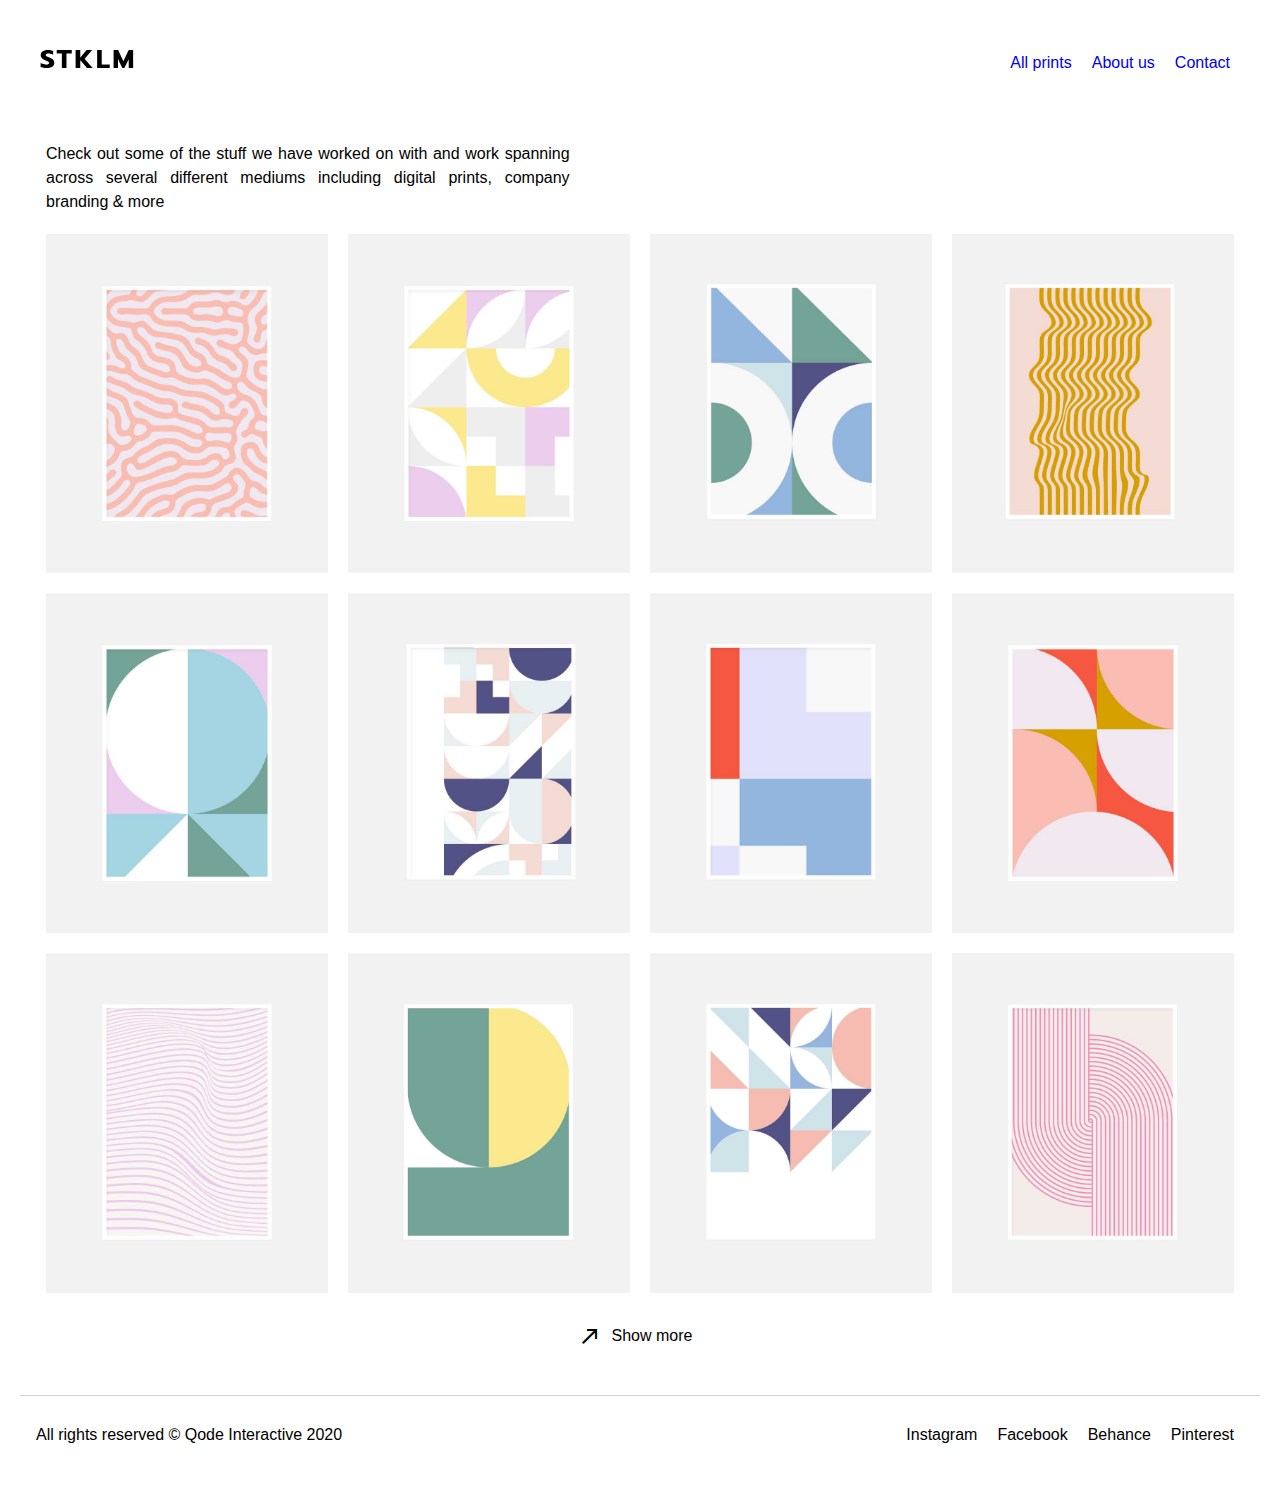
<file: index.html>
<!DOCTYPE html>
<html lang="en">

<head>
    <meta charset="UTF-8">
    <meta http-equiv="X-UA-Compatible" content="IE=edge">
    <meta name="viewport" content="width=device-width, initial-scale=1.0">
    <title> Actividad Metodologias en CSS </title>
    <meta name="description" content="Práctica Metodología SuitCSS">
    <meta name="keywords" content="Suit CSS, HTML, CSS, Web">
    <meta name="author" content="Jaime Nebot">

    <link rel="stylesheet" href="https://fonts.googleapis.com/css2?family=Material+Symbols+Outlined:opsz,wght,FILL,GRAD@20..48,100..700,0..1,-50..200"/>
    <link rel="stylesheet" href="./css/styles.css">
</head>

<body class="Body">
    <header class="Header">
        <div class="Header-Logo">
            <img class="Header-LogoImg" src="./img/logo.png" alt="Logo">
        </div>
        <nav class="Header-Nav">
            <ul class="NavUl">
                <li><a class="NavUl-Link" href="#">All prints</a></li>
                <li><a class="NavUl-Link" href="#">About us</a></li>
                <li><a class="NavUl-Link" href="#">Contact</a></li>
            </ul>
        </nav>
    </header>

    <main class="Main">
        <p class="Main-P">Check out some of the stuff we have worked on with and work spanning across several different
            mediums including digital prints, company branding & more</p>

        <div class="GridImages">
            <img class="GridImages-Img" src="./img/print-port-1.jpg" alt="">
            <img class="GridImages-Img" src="./img/print-port-2.jpg" alt="">
            <img class="GridImages-Img" src="./img/print-port-3.jpg" alt="">
            <img class="GridImages-Img" src="./img/print-port-4.jpg" alt="">
            <img class="GridImages-Img" src="./img/print-port-5-1.jpg" alt="">
            <img class="GridImages-Img" src="./img/print-port-6.jpg" alt="">
            <img class="GridImages-Img" src="./img/print-port-8.jpg" alt="">
            <img class="GridImages-Img" src="./img/print-port-9.jpg" alt="">
            <img class="GridImages-Img" src="./img/print-port-10.jpg" alt="">
            <img class="GridImages-Img" src="./img/print-port-11.jpg" alt="">
            <img class="GridImages-Img" src="./img/print-port-12.jpg" alt="">
            <img class="GridImages-Img" src="./img/print-port-13.jpg" alt="">
        </div>
        <div class="Button">
            <span class="material-symbols-outlined">
                north_east
            </span>
            <p class="Button-Text">Show more</p>
        </div>
    </main>

    <footer class="Footer">
        <div>
            All rights reserved © Qode Interactive 2020
        </div>
        <div>
            <ul class="Footer-Nav">
                <li class="Footer-li">Instagram</li>
                <li class="Footer-li">Facebook</li>
                <li class="Footer-li">Behance</li>
                <li class="Footer-li">Pinterest</li>
            </ul>
        </div>
    </footer>
</body>

</html>
</file>
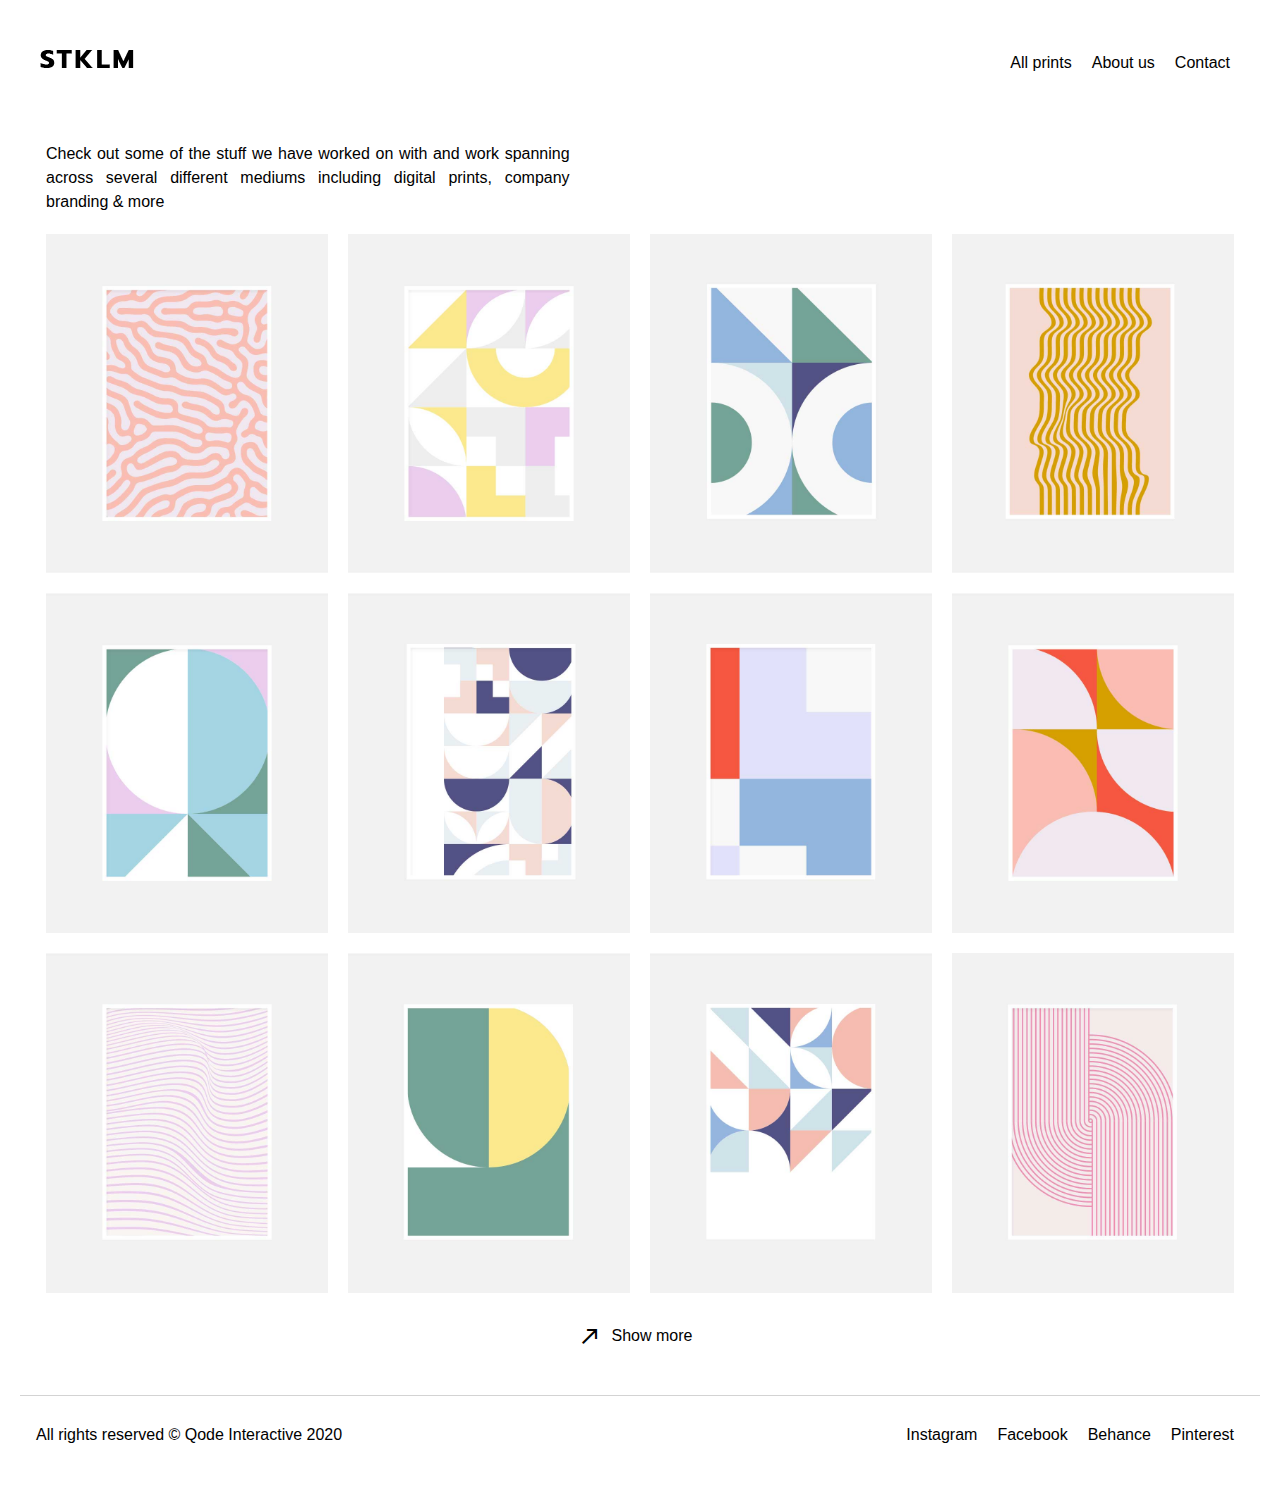
<file: actividad1/index.html>
<!DOCTYPE html>
<html lang="en">

<head>
    <meta charset="UTF-8">
    <meta http-equiv="X-UA-Compatible" content="IE=edge">
    <meta name="viewport" content="width=device-width, initial-scale=1.0">
    <title> Actividad Metodologias en CSS (SUITCSS) </title>
    <meta name="description" content="Práctica Metodología SuitCSS">
    <meta name="keywords" content="Suit CSS, HTML, CSS, Web">
    <meta name="author" content="Jaime Nebot">

    <link rel="stylesheet" href="https://fonts.googleapis.com/css2?family=Material+Symbols+Outlined:opsz,wght,FILL,GRAD@20..48,100..700,0..1,-50..200">
    <link rel="stylesheet" href="./css/styles.css">
</head>

<body class="Body">
    <header class="Header">
        <div class="Header-Logo">
            <img class="Header-LogoImg" src="./img/logo.png" alt="Logo">
        </div>
        <nav class="Header-Nav">
            <ul class="NavUl">
                <li><a class="NavUl-Link" href="#">All prints</a></li>
                <li><a class="NavUl-Link" href="#">About us</a></li>
                <li><a class="NavUl-Link" href="#">Contact</a></li>
            </ul>
        </nav>
    </header>

    <main class="Main">
        <p class="Main-P">Check out some of the stuff we have worked on with and work spanning across several different
            mediums including digital prints, company branding & more</p>

        <div class="GridImages">
            <img class="GridImages-Img" src="./img/print-port-1.jpg" alt="">
            <img class="GridImages-Img" src="./img/print-port-2.jpg" alt="">
            <img class="GridImages-Img" src="./img/print-port-3.jpg" alt="">
            <img class="GridImages-Img" src="./img/print-port-4.jpg" alt="">
            <img class="GridImages-Img" src="./img/print-port-5-1.jpg" alt="">
            <img class="GridImages-Img" src="./img/print-port-6.jpg" alt="">
            <img class="GridImages-Img" src="./img/print-port-8.jpg" alt="">
            <img class="GridImages-Img" src="./img/print-port-9.jpg" alt="">
            <img class="GridImages-Img" src="./img/print-port-10.jpg" alt="">
            <img class="GridImages-Img" src="./img/print-port-11.jpg" alt="">
            <img class="GridImages-Img" src="./img/print-port-12.jpg" alt="">
            <img class="GridImages-Img" src="./img/print-port-13.jpg" alt="">
        </div>
        <div class="Button">
            <span class="material-symbols-outlined">
                north_east
            </span>
            <p class="Button-Text">Show more</p>
        </div>
    </main>

    <footer class="Footer">
        <div>
            All rights reserved © Qode Interactive 2020
        </div>
        <div>
            <ul class="Footer-Nav">
                <li class="Footer-li">Instagram</li>
                <li class="Footer-li">Facebook</li>
                <li class="Footer-li">Behance</li>
                <li class="Footer-li">Pinterest</li>
            </ul>
        </div>
    </footer>
</body>

</html>
</file>
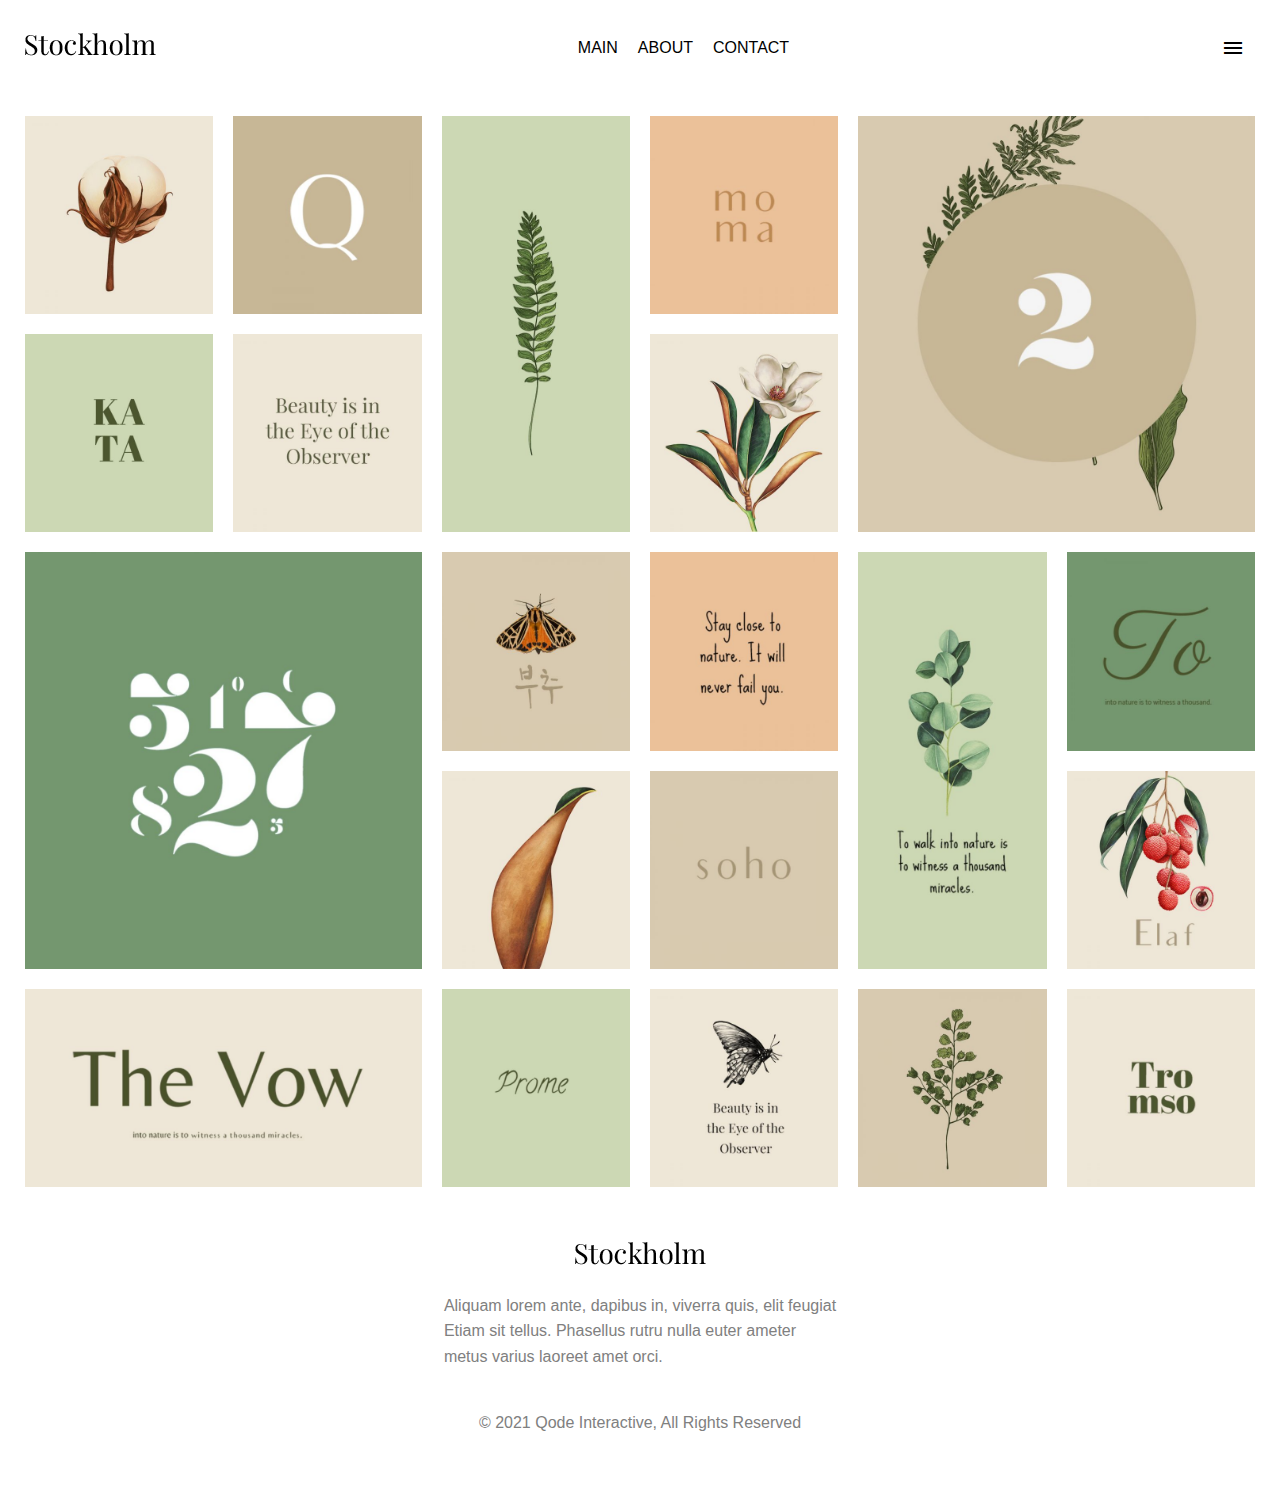
<file: actividad2/index2.html>
<!DOCTYPE html>
<html lang="en">

<head>
    <meta charset="UTF-8">
    <meta http-equiv="X-UA-Compatible" content="IE=edge">
    <meta name="viewport" content="width=device-width, initial-scale=1.0">
    <title>Actividad Metodologías en CSS (BEM)</title>
    <meta name="description" content="Práctica Metodología BEM">
    <meta name="keywords" content="BEM, HTML, CSS, Web">
    <meta name="author" content="Jaime Nebot">

    <link rel="stylesheet"
        href="https://fonts.googleapis.com/css2?family=Material+Symbols+Outlined:opsz,wght,FILL,GRAD@20..48,100..700,0..1,-50..200">
    <link rel="stylesheet" href="./css/styles.css">
</head>

<body class="Body">
    <header class="Header">
        <div class="Header-Logo">
            <img class="Header-LogoImg" src="./img/Logo-dark.png" alt="Logo-Main">
        </div>

        <nav class="Header-Nav">
            <ul class="NavUl">
                <li><a class="NavUl-Link" href="#">MAIN</a></li>
                <li><a class="NavUl-Link" href="#">ABOUT</a></li>
                <li><a class="NavUl-Link" href="#">CONTACT</a></li>
            </ul>
        </nav>

        <div class="Header-Button">
            <span class="material-symbols-outlined">
                Menu
            </span>
        </div>
    </header>

    <main class="Main">
        <div class="GridImages">
            <img class="GridImages-Img" src="./img/Masonry-list-img-1-500x500.jpg" alt="IMG1">
            <img class="GridImages-Img" src="./img/Masonry-list-img-2-500x500.jpg" alt="IMG2">
            <img class="GridImages-Img3" src="./img/Masonry-list-img-3-500x1000.jpg" alt="IMG3">
            <img class="GridImages-Img" src="./img/Masonry-list-img-4-500x500.jpg" alt="IMG4">
            <img class="GridImages-Img5" src="./img/Masonry-list-img-5-1000x1000.jpg" alt="IMG5">
            <img class="GridImages-Img" src="./img/Masonry-list-img-6-500x500.jpg" alt="IMG6">
            <img class="GridImages-Img" src="./img/Masonry-list-img-7-500x500.jpg" alt="IMG7">
            <img class="GridImages-Img" src="./img/Masonry-list-img-8-500x500.jpg" alt="IMG8">
            <img class="GridImages-Img9" src="./img/Masonry-list-img-9-1000x1000.jpg" alt="IMG9">
            <img class="GridImages-Img" src="./img/Masonry-list-img-10-500x500.jpg" alt="IMG10">
            <img class="GridImages-Img" src="./img/Masonry-list-img-11-500x500.jpg" alt="IMG11">
            <img class="GridImages-Img12" src="./img/Masonry-list-img-12-500x1000.jpg" alt="IMG12">
            <img class="GridImages-Img" src="./img/Masonry-list-img-13-500x500.jpg" alt="IMG13">
            <img class="GridImages-Img" src="./img/Masonry-list-img-14-500x500.jpg" alt="IMG14">
            <img class="GridImages-Img" src="./img/Masonry-list-img-15-500x500.jpg" alt="IMG15">
            <img class="GridImages-Img" src="./img/Masonry-list-img-16-500x500.jpg" alt="IMG16">
            <img class="GridImages-Img17" src="./img/Masonry-list-img-17-1000x500.jpg" alt="IMG17">
            <img class="GridImages-Img" src="./img/Masonry-list-img-18-500x500.jpg" alt="IMG18">
            <img class="GridImages-Img" src="./img/Masonry-list-img-19-500x500.jpg" alt="IMG19">
            <img class="GridImages-Img" src="./img/Masonry-list-img-20-500x500.jpg" alt="IMG20">
            <img class="GridImages-Img" src="./img/Masonry-list-img-21-500x500.jpg" alt="IMG21">
        </div>

    </main>
    <footer class="Footer">
        <div>
            <img class="Header-Link" src="./img/Logo-dark.png" alt="Logo-Footer">
        </div>
        <div class="Footer-text">
            <p class="Footer-p"> Aliquam lorem ante, dapibus in, viverra quis, elit feugiat
                <br>
                Etiam sit tellus. Phasellus rutru nulla euter ameter
                <br>
                metus varius laoreet amet orci.
            </p>
        </div>
        <div class="Footer-text">
            <p class="Footer-p"> © 2021 Qode Interactive, All Rights Reserved</p>
        </div>
    </footer>
</body>

</html>
</file>
<file: css/styles.css>
*{
    box-sizing: border-box;
    margin: 0;
    padding: 0;
}

.Body{
    display: grid;
    font-family:Arial, Helvetica, sans-serif;
    background-color: white;
    line-height: 1.6;
    margin: 0;
    grid-template-areas: 
        "header header header"
        "main main main"
        "footer footer footer";
    min-height: 100vh;
    gap: 10px;
    padding: 20px;
}

.Header{
    display: flex;
    grid-area: header;
    padding:20px;
    justify-content: space-between;
    align-items: center;
}
.Header-Nav{
    display: flex;
    text-decoration: none;
    align-items: center;
}
.NavUl{
    display: flex;
    list-style: none;
    align-items: center;
    color: black;
}
.NavUl-Link{
    display: flex;
    text-decoration: none;
    align-items: center;
    padding: 10px;
}

.Main{
grid-area: main;
padding: 1rem;
}

.Main-P{
    padding: 10px;
    text-align: justify;
    font-size: 16px;
    line-height: 1.5;
    justify-content: center;
    align-items: center;
    width: 45%;
}

.GridImages{
    display: grid;
    grid-template-columns: repeat(4,1fr);
    gap: 20px;
    padding: 10px;
}

.GridImages-Img{
    width: 100%;
    height: 100%;
    object-fit: cover;
}

.Button{
    display: flex;
    align-items: center;
    justify-content: center;
    padding: 10px;
    border: none;
    cursor: pointer;
    text-align: center;
}
.Button-Text{
    display: flex;
    text-align: center;
    align-items: center;
    justify-content: center;
    padding: 10px;
}

.Footer{
    grid-area: footer;
    padding: 1rem;
    display: flex;
    flex: 1;
    justify-content: space-between;
    border-top: 1px solid lightgray;
    align-items: center;
    
}
.Footer-Nav{
    display: flex;
    list-style: none;
}
.Footer-li{
    padding: 10px;

}
</file>
<file: actividad1/css/styles.css>
*{
    box-sizing: border-box;
    margin: 0;
    padding: 0;
}

.Body{
    display: grid;
    font-family: Arial, Helvetica, sans-serif;
    background-color: white;
    line-height: 1.6;
    margin: 0;
    grid-template-areas: 
        "header header header"
        "main main main"
        "footer footer footer";
    min-height: 100vh;
    gap: 10px;
    padding: 20px;
}

.Header{
    display: flex;
    grid-area: header;
    padding:20px;
    justify-content: space-between;
    align-items: center;
}
.Header-Nav{
    display: flex;
    text-decoration: none;
    align-items: center;
}
.NavUl{
    display: flex;
    align-items: center;
    list-style: none;
}
.NavUl-Link{
    display: flex;
    text-decoration: none;
    align-items: center;
    padding: 10px;
    color: black;
    list-style: none;
}

.Main{
grid-area: main;
padding: 1rem;
}

.Main-P{
    padding: 10px;
    text-align: justify;
    font-size: 16px;
    line-height: 1.5;
    justify-content: center;
    align-items: center;
    width: 45%;
}

.GridImages{
    display: grid;
    grid-template-columns: repeat(4,1fr);
    gap: 20px;
    padding: 10px;
}

.GridImages-Img{
    width: 100%;
    height: 100%;
    object-fit: cover;
}

.Button{
    display: flex;
    align-items: center;
    justify-content: center;
    padding: 10px;
    border: none;
    cursor: pointer;
    text-align: center;
}
.Button-Text{
    display: flex;
    text-align: center;
    align-items: center;
    justify-content: center;
    padding: 10px;
}

.Footer{
    grid-area: footer;
    padding: 1rem;
    display: flex;
    flex: 1;
    justify-content: space-between;
    border-top: 1px solid lightgray;
    align-items: center;
    
}
.Footer-Nav{
    display: flex;
    list-style: none;
}
.Footer-li{
    padding: 10px;

}
</file>
<file: actividad2/css/styles.css>
* {
    box-sizing: border-box;
    margin: 0;
    padding: 0;
}

.Body{
    display: grid;
    font-family:'Franklin Gothic Medium', 'Arial Narrow', Arial, sans-serif;
    background-color: white;
    line-height: 1.6;
    margin: 0;
    grid-template-areas:
        "header header header"
        "main main main"
        "footer footer footer";
    min-height: 100vh;
    gap: 5px;
    padding: 5px;
}

.Header{
    display: flex;
    grid-area: header;
    padding: 20px;
    justify-content: space-between;
    align-items: center;
}
.Header-Nav{
    display: flex;
    align-items: center;
}
.NavUl{
    display: flex;
    align-items: center;
    list-style: none;
}
.NavUl-Link{
    display: flex;
    text-decoration: none;
    align-items: center;
    padding: 10px;
    color: black;
}
.NavUl-Link:hover{
    color: lightgray
}

.Header-Button {
    display: flex;
    align-items: center;
    justify-content: center;
    padding: 10px;
    cursor: pointer;
    text-align: center;
}
.Main {
    grid-area: main;
    padding: 10px;
}

.GridImages {
    display: grid;
    grid-template-columns: repeat(6, 1fr);
    grid-template-rows: repeat(5, 1fr);
    gap: 20px;
    padding: 10px;
}

/*IMÁGENES CON TAMAÑOS IGUALES*/
.GridImages-Img {
    width: 100%;
    height: 100%;
    object-fit: cover;
}


/*IMÁGENES CON TAMAÑOS DIFERENTES*/
.GridImages-Img3 {
    grid-row: span 2;
    width: 100%;
    height: 100%;
    object-fit: cover;
}

.GridImages-Img5 {
    grid-column: span 2;
    grid-row: span 2;
    width: 100%;
    height: 100%;
    object-fit: cover;
}

.GridImages-Img9 {
    grid-column: span 2;
    grid-row: span 2;
    width: 100%;
    height: 100%;
    object-fit: cover;
}
.GridImages-Img12 {
    grid-row: span 2;
    width: 100%;
    height: 100%;
    object-fit: cover;
}
.GridImages-Img17 {
    grid-column: span 2;
    width: 100%;
    height: 100%;
    object-fit: cover;
}

.Footer {
    grid-area: footer;
    padding: 20px;
    margin: 10px;
    display: flex;
    flex: 1;
    flex-direction: column;
    justify-content: center;
    align-items: center;
    text-align: center;
}

.Footer-text {
    justify-content: center;
    align-items: center;
    text-align: justify;
    padding: 20px;
}

.Footer-p{
    color: gray;
    font-size: 16px;
}
</file>
